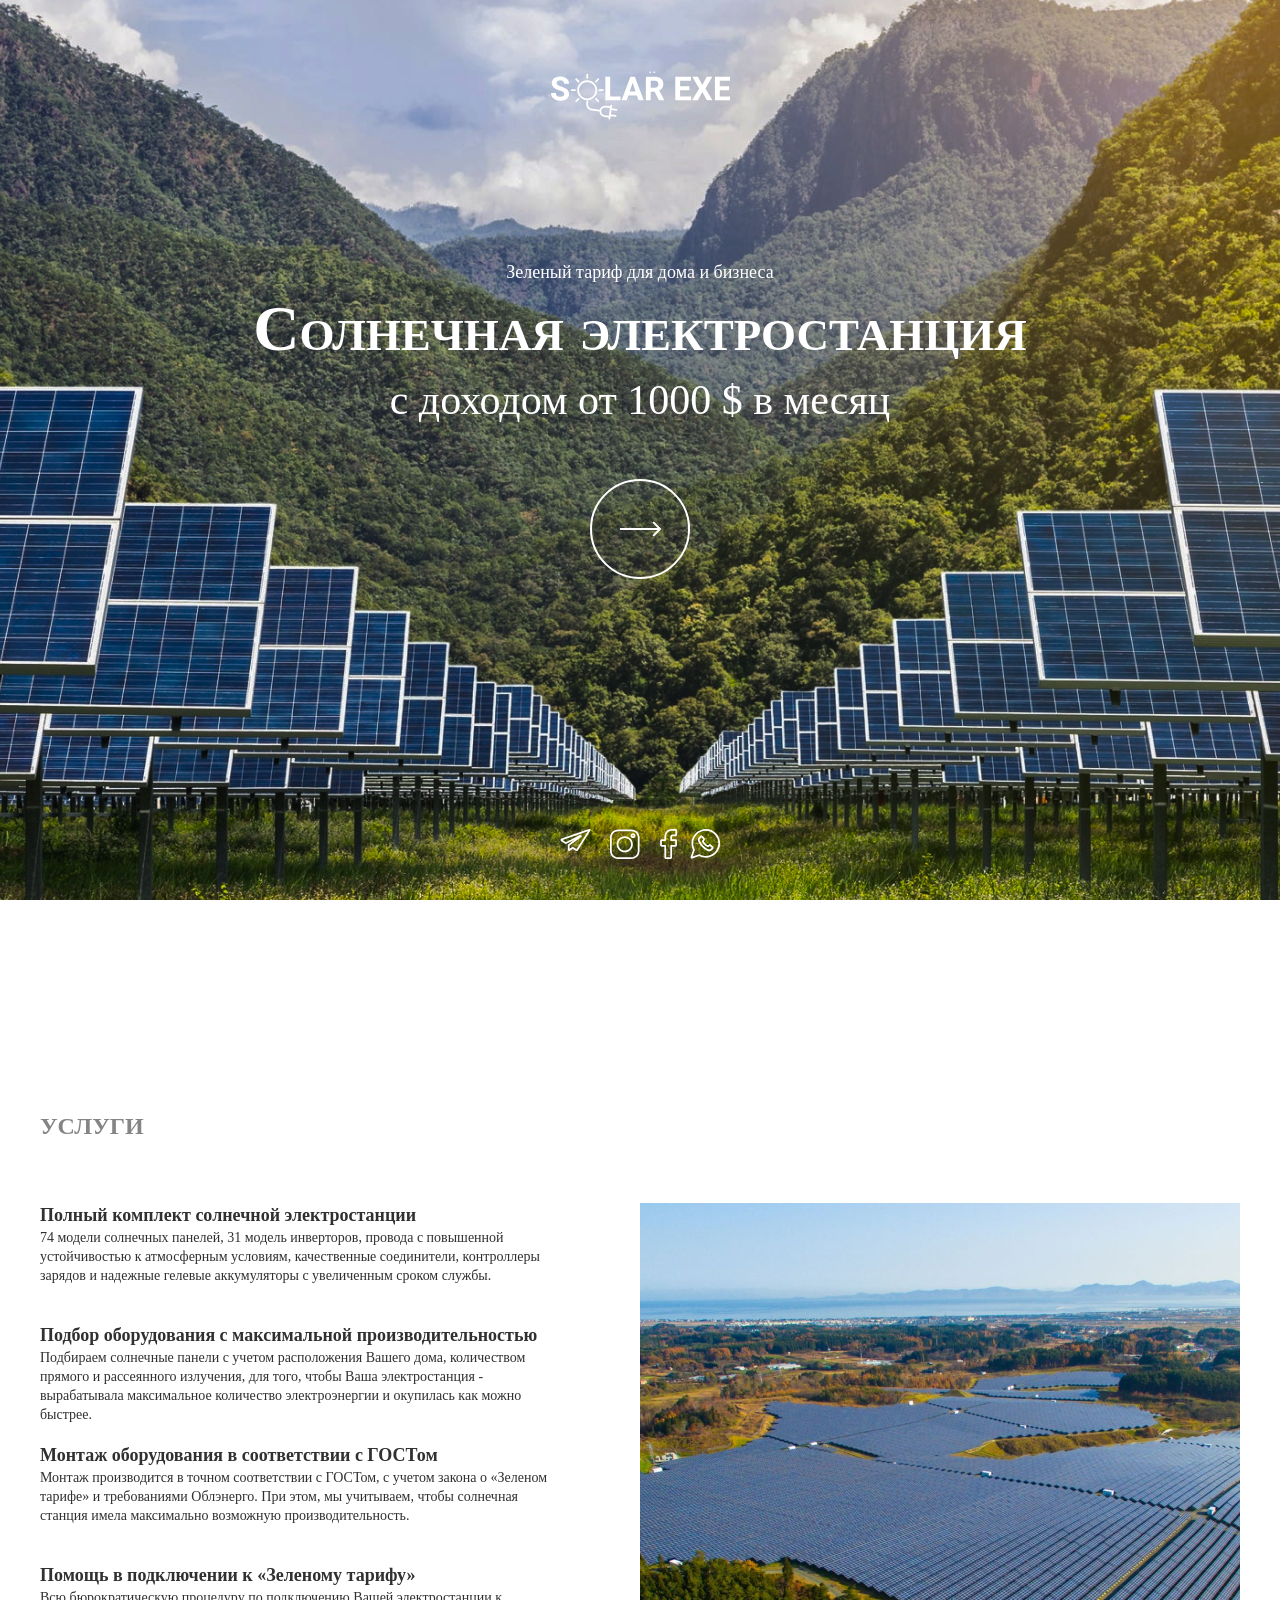
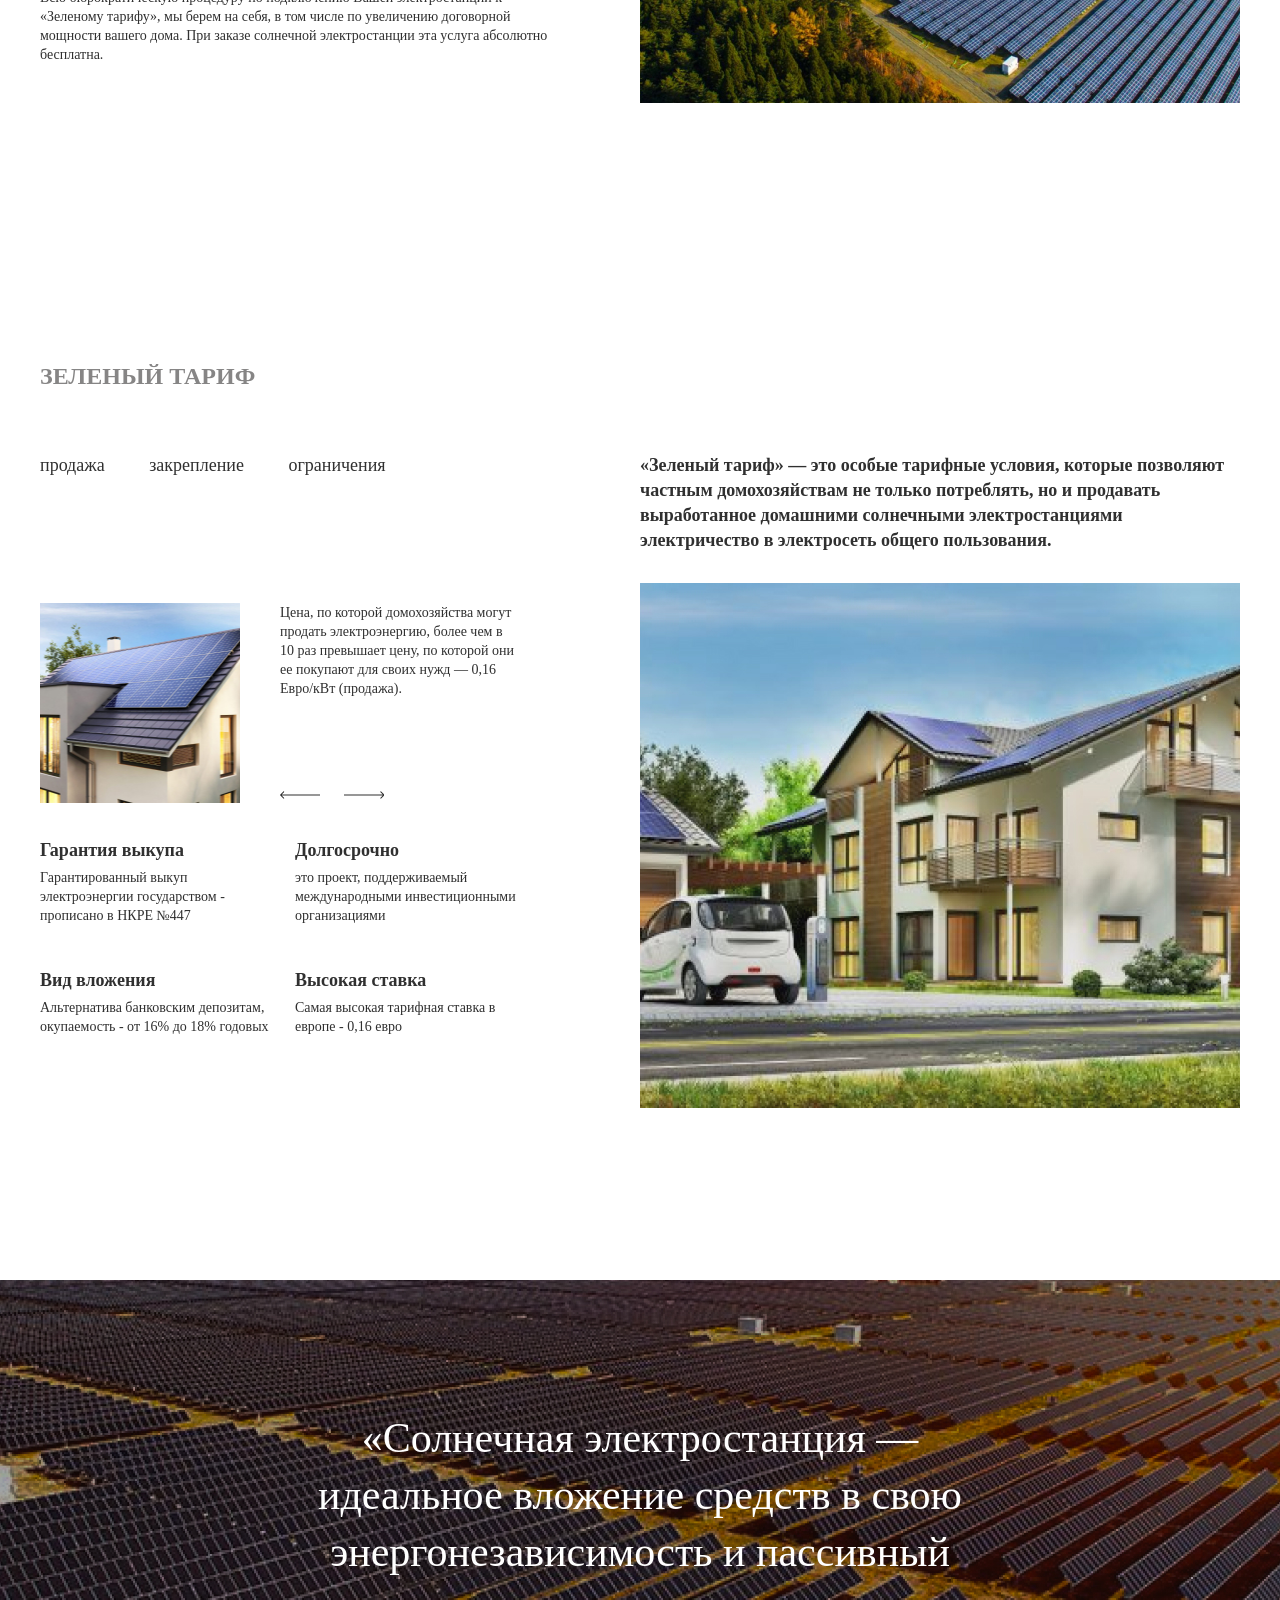
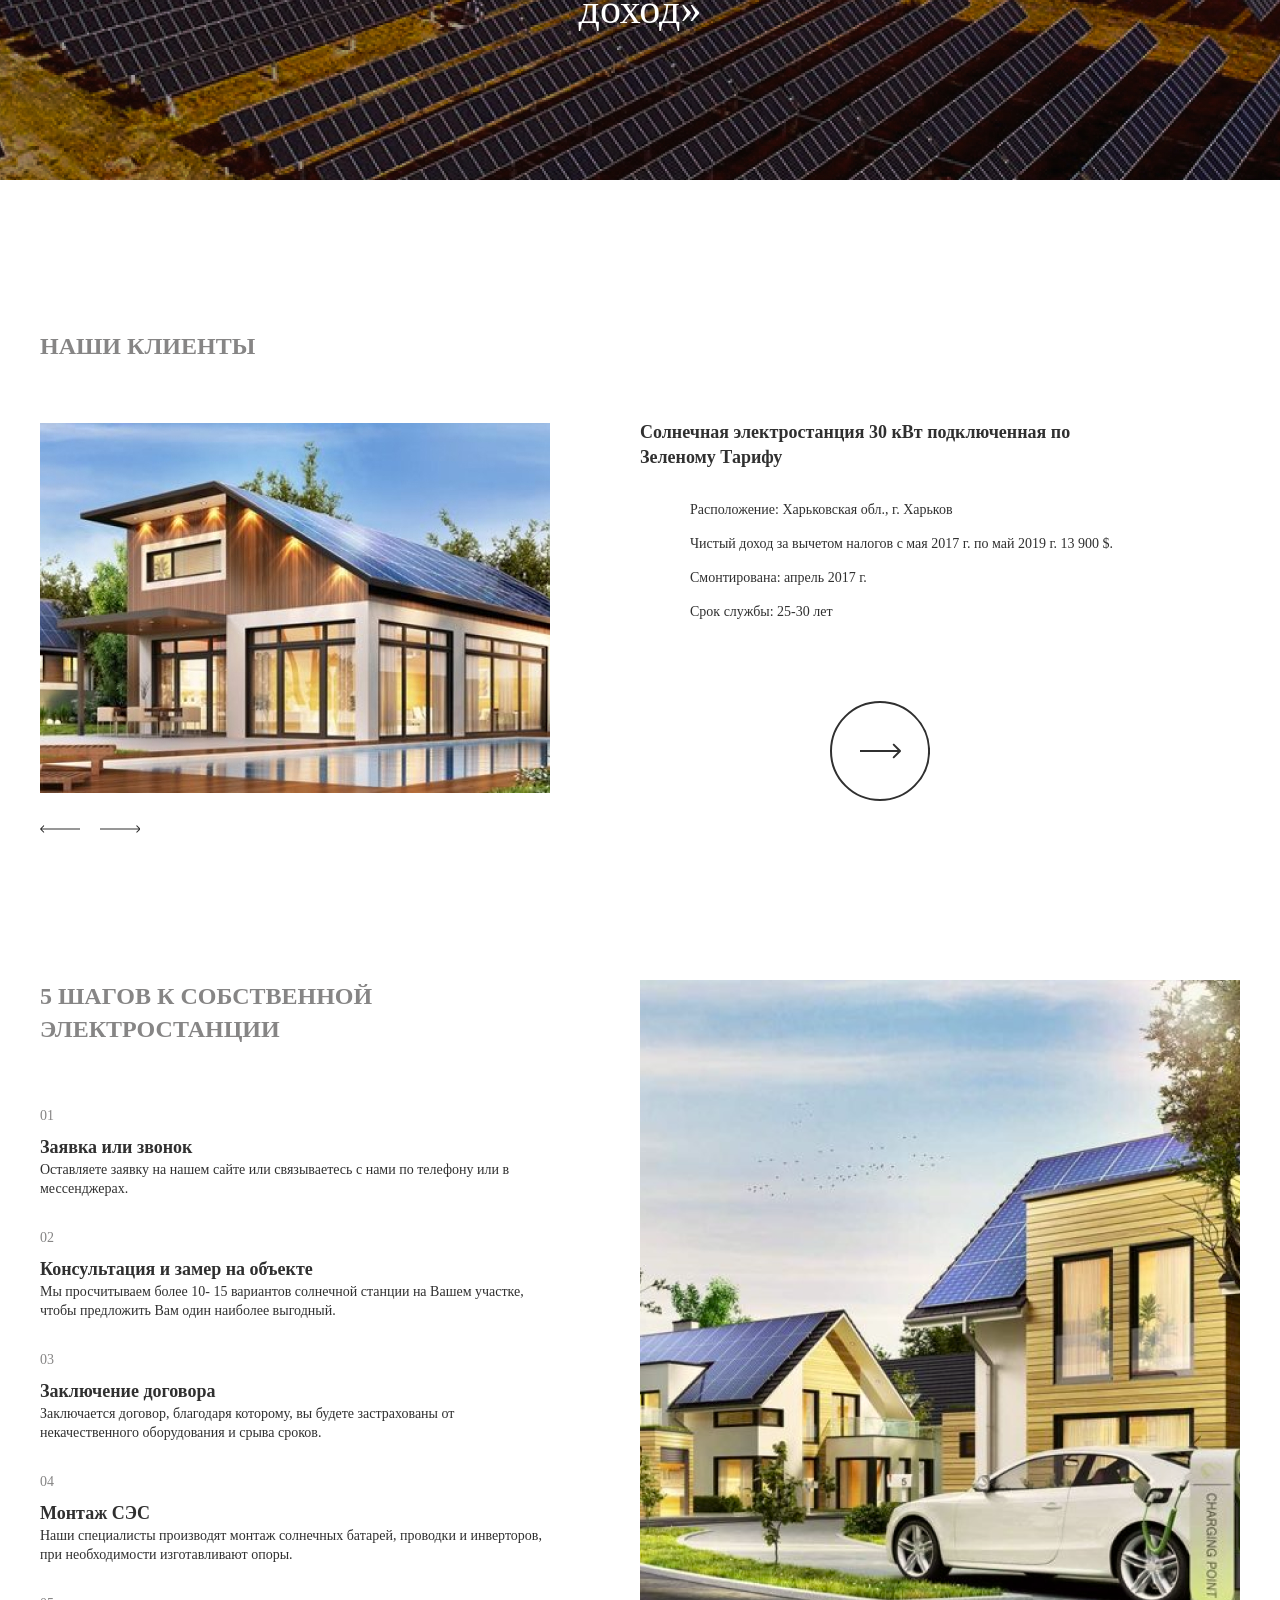
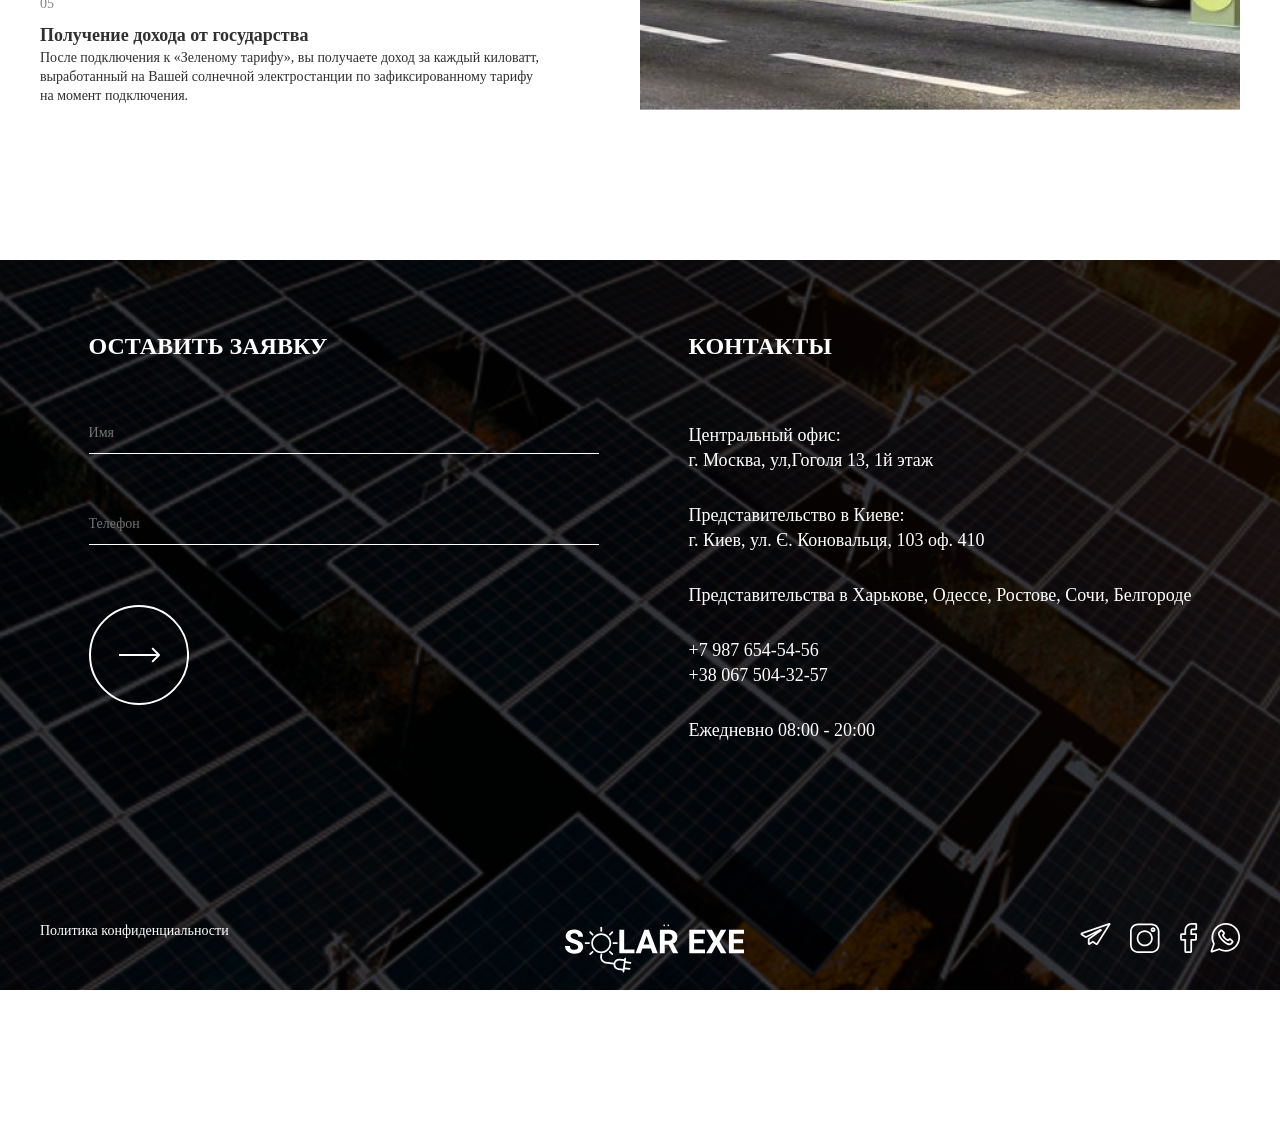
<file: index.html>
<!DOCTYPE html>
<html lang="en">
<head>
    <meta charset="UTF-8">
    <meta http-equiv="X-UA-Compatible" content="IE=edge">
    <meta name="viewport" content="width=device-width, initial-scale=1.0">
    <link rel="stylesheet" href="/style.css">
    <link rel="stylesheet" href="/reset.css">
    <title>Document</title>
</head>
<body>
    
    <script src="/script.js"></script>
</body>
</html>
</file>
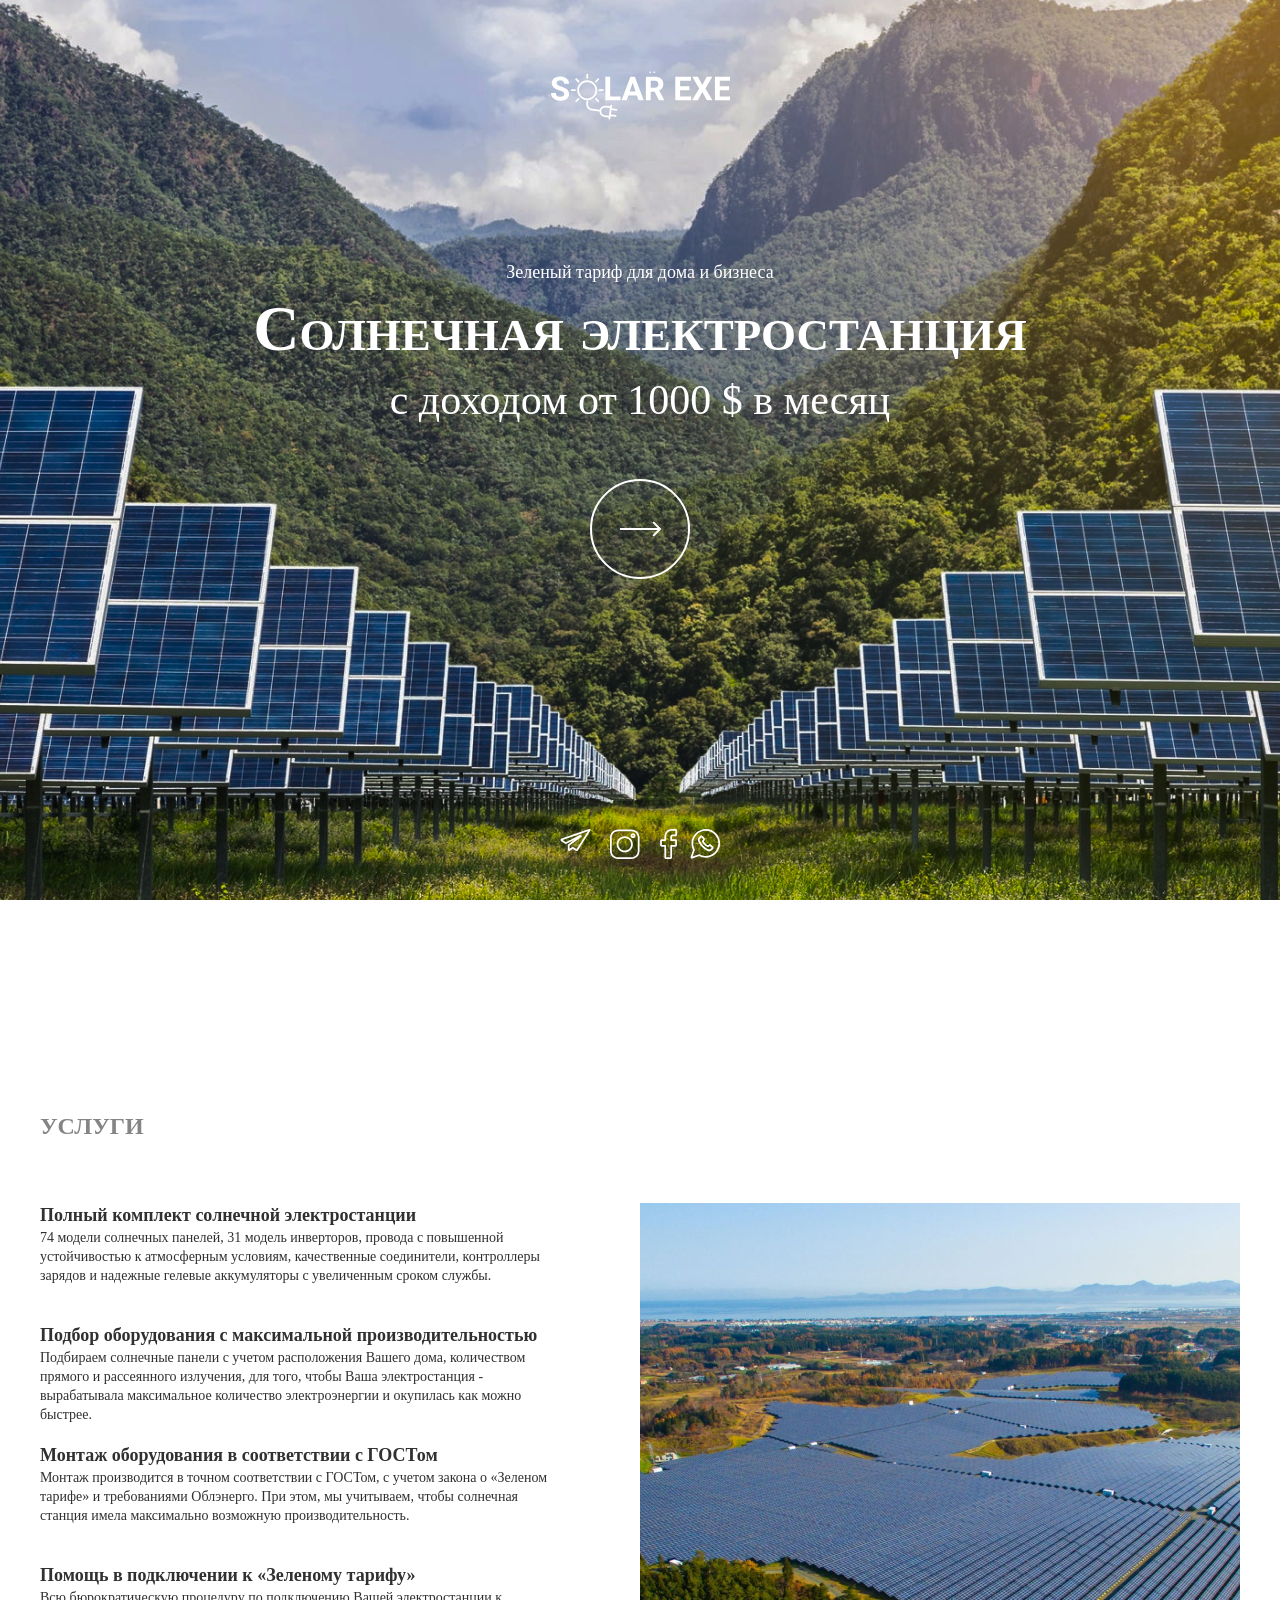
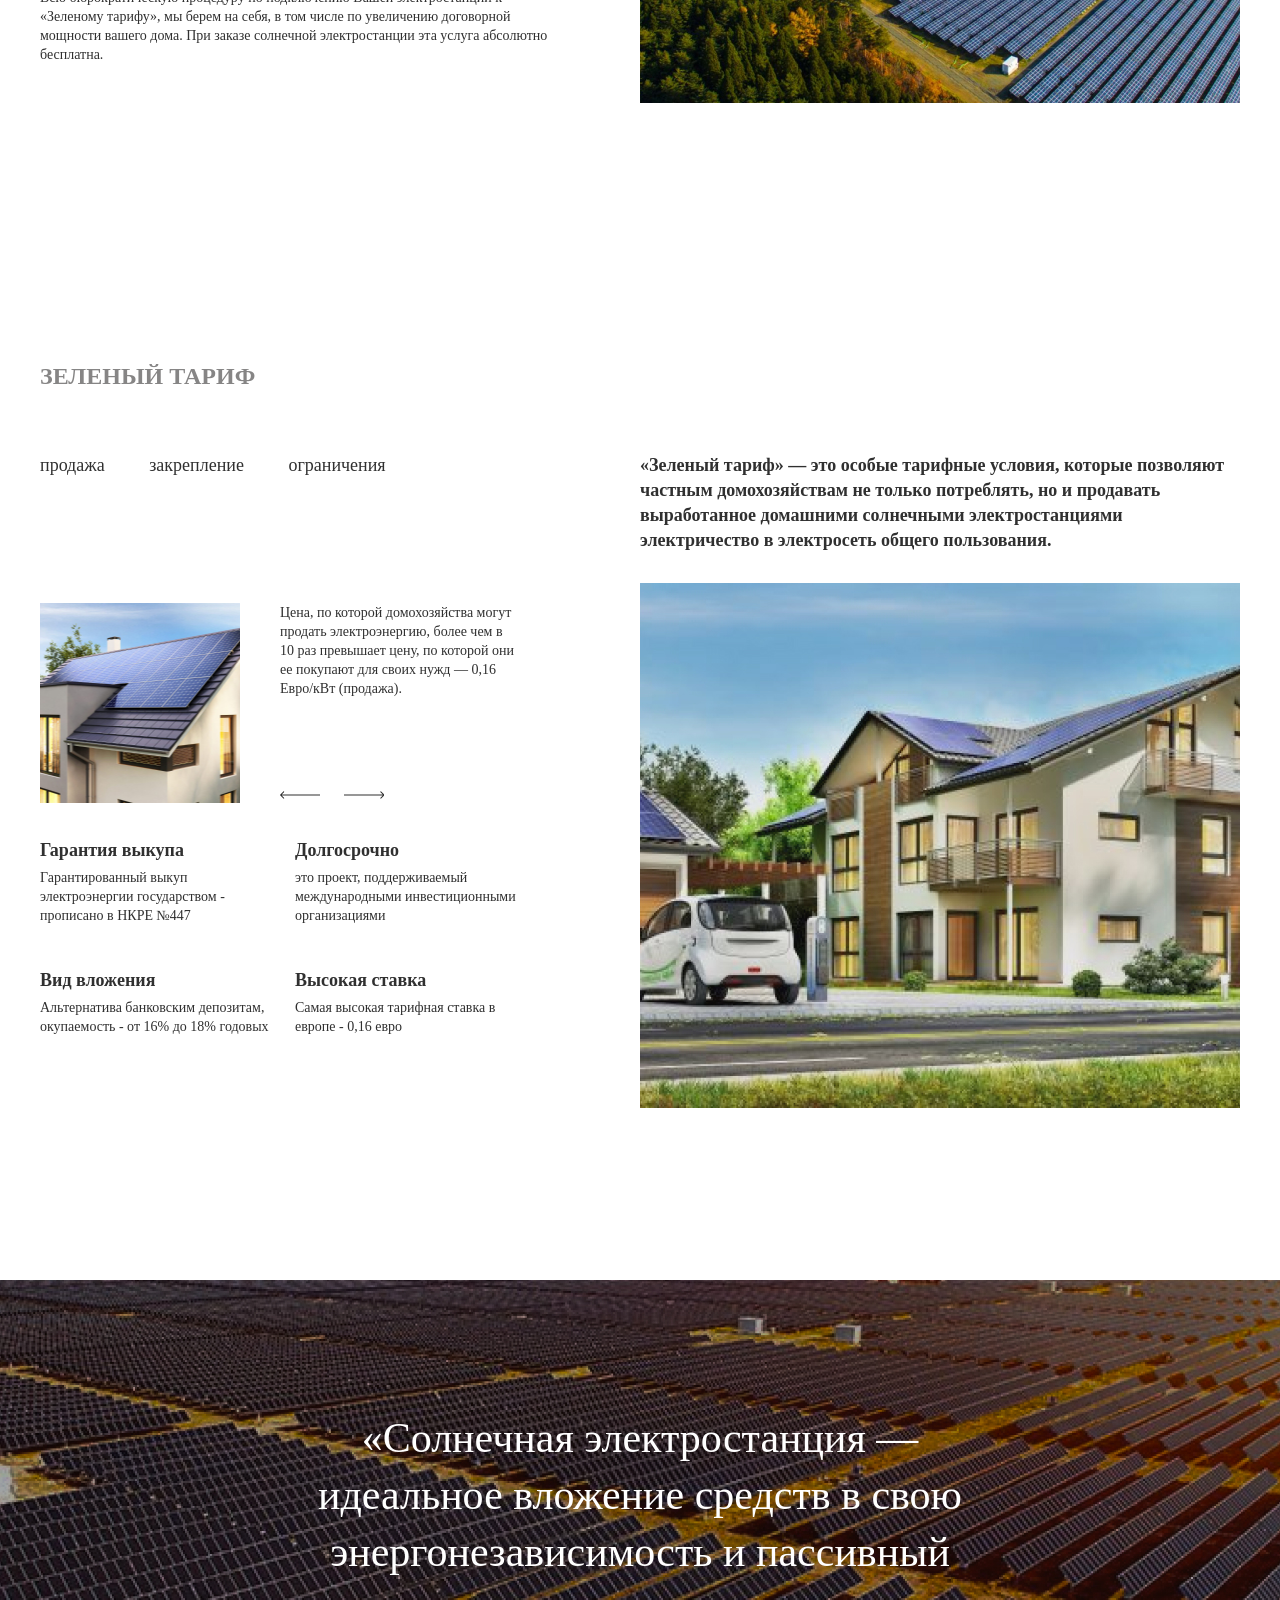
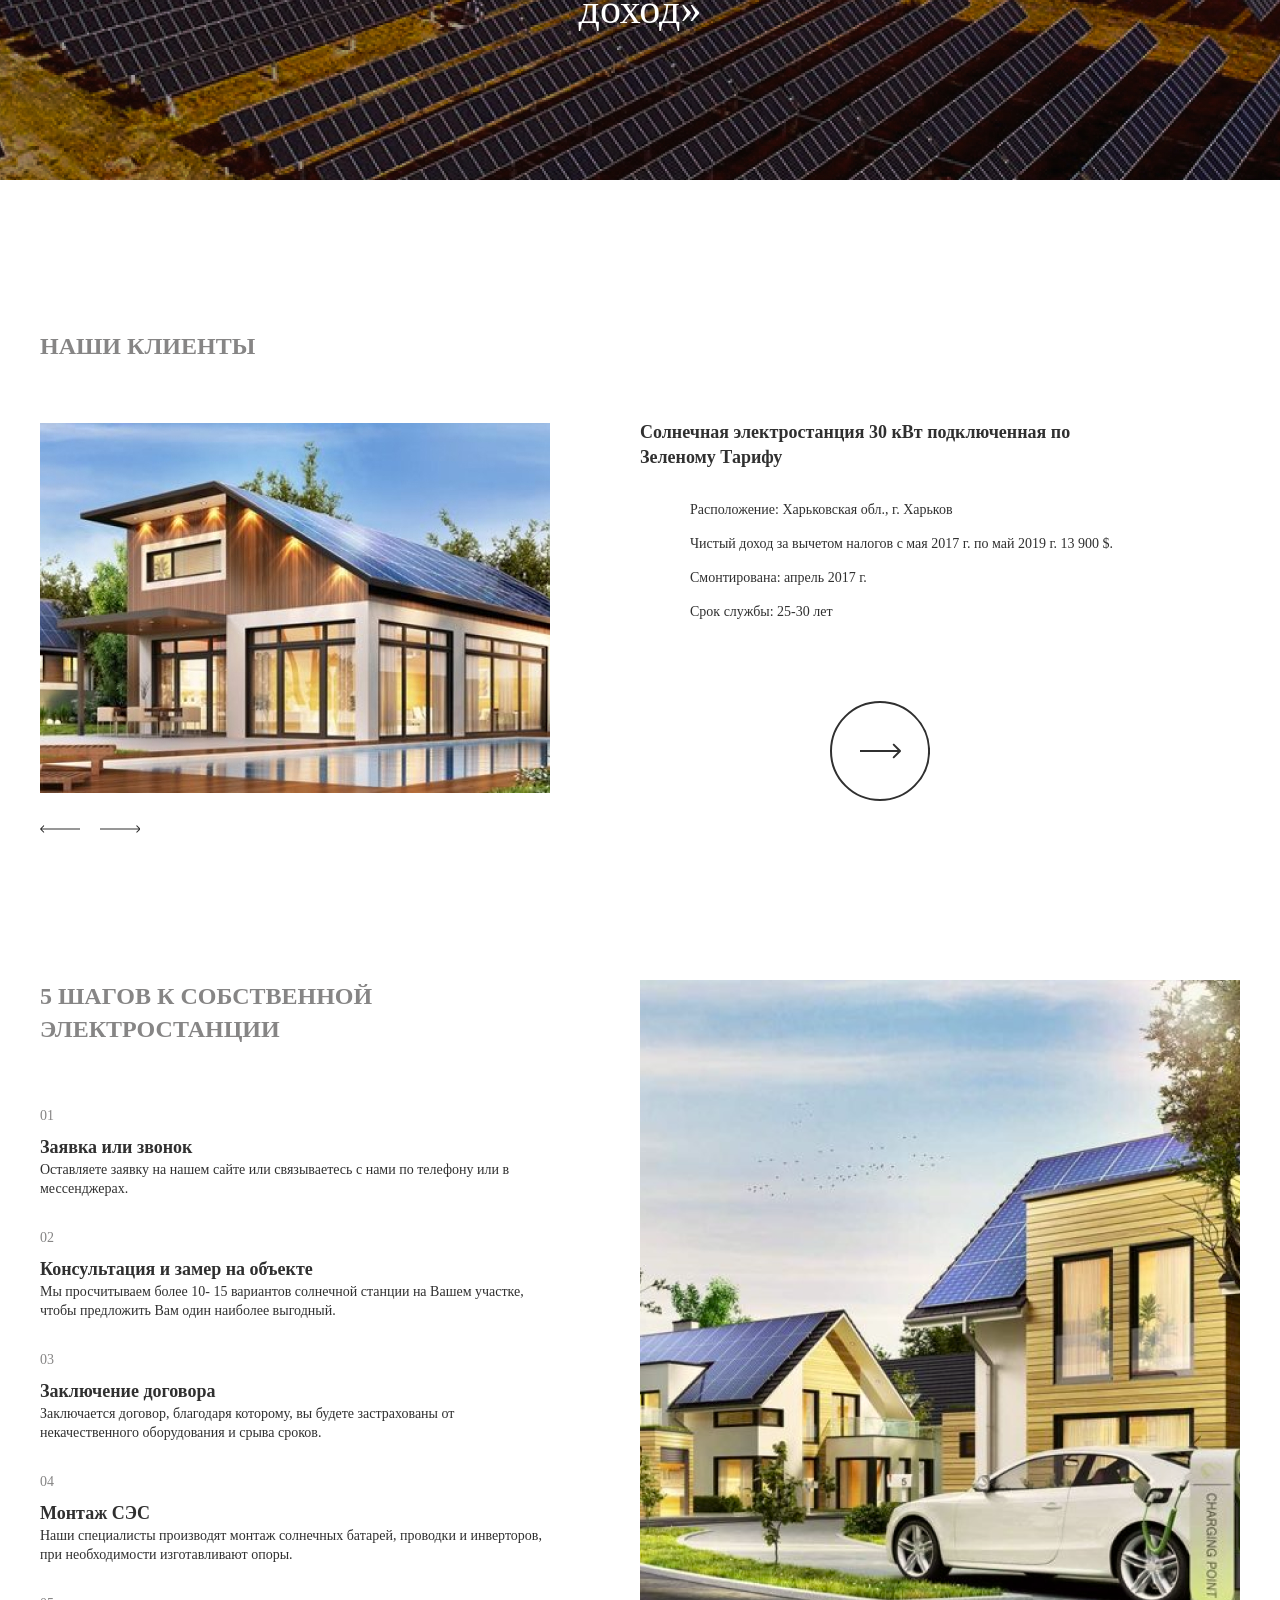
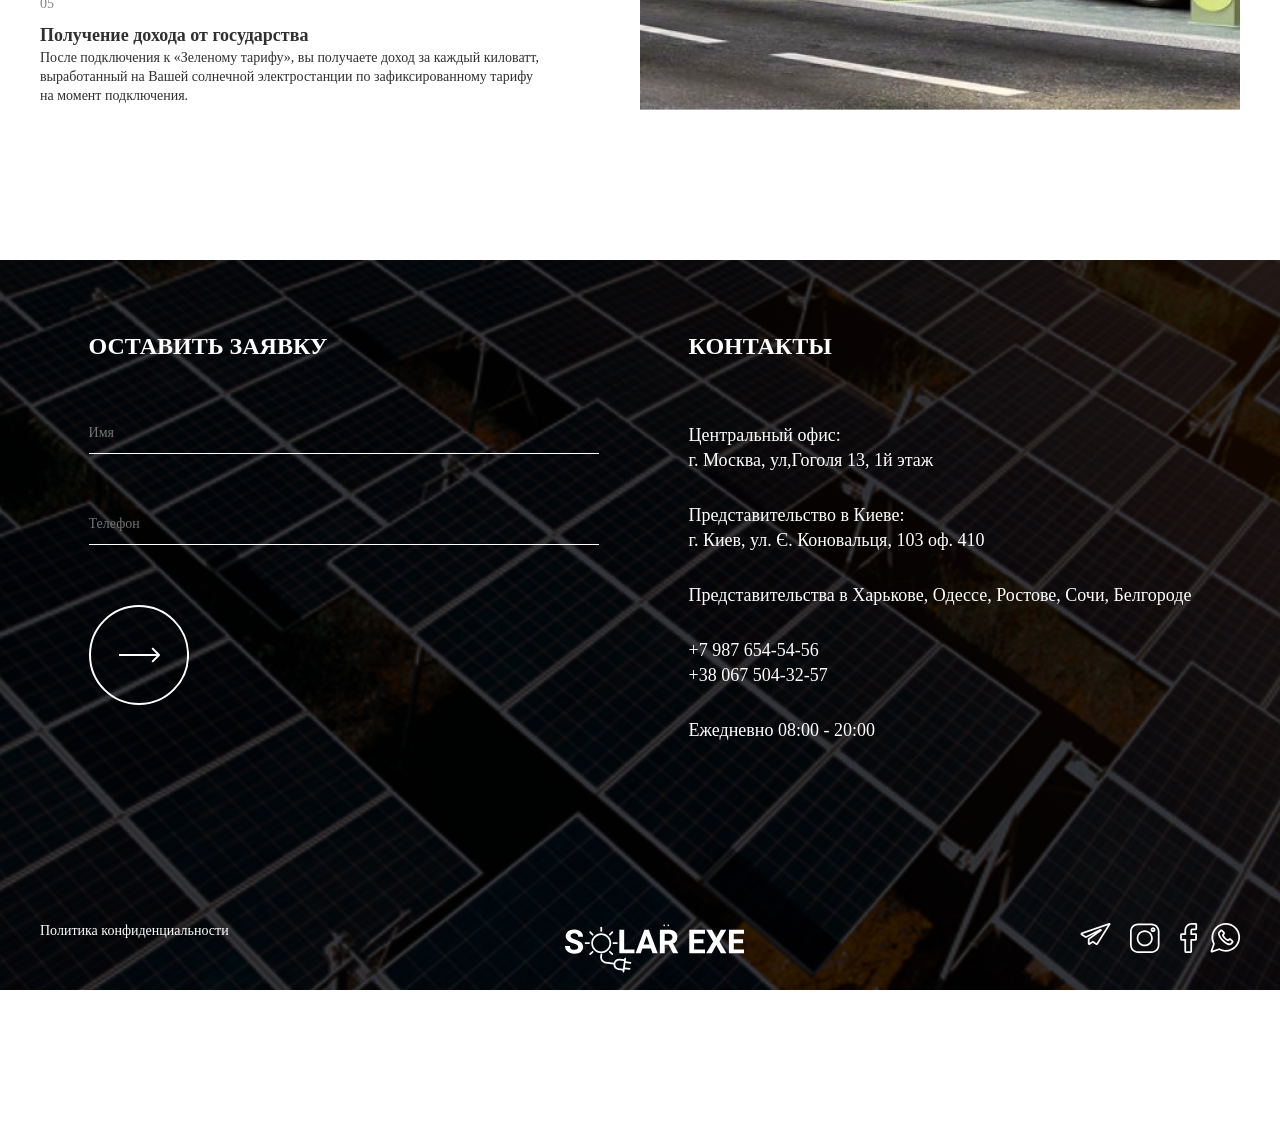
<file: Solar/index.html>
<!DOCTYPE html>
<html lang="en">
<head>
    <meta charset="UTF-8">
    <meta http-equiv="X-UA-Compatible" content="IE=edge">
    <meta name="viewport" content="width=device-width, initial-scale=1.0">
    <link rel="stylesheet" href="/Solar/style.css">
    <link rel="stylesheet" href="/Solar/reset.css">
    <title>Document</title>
</head>
<body>
    
    <script src="/Solar/script.js"></script>
</body>
</html>
</file>
<file: style.css>
header.header{
    height: 900px;
    width: 100%;
    background: url(/img/фон.jpg) center top no-repeat ;
    padding-top: 70px;
           
}
.logo{
    background: url(/img/лого\ \(1\)\ 1.svg) no-repeat;
    height: 50px;
    width: 180px;
    margin: 0 auto; 
     
}
header h3{
    padding-top: 140px;
    color: #FFFFFF;
    font-family: 'Noto Sans';
    font-style: normal;
    font-weight: 400;
    font-size: 18px;
    line-height: 25px;
    text-align: center;
}
header h1{
    font-family: 'Noto Sans';
    font-style: normal;
    font-weight: 700;
    font-size: 64px;
    line-height: 87px;
    font-variant: small-caps;
    color: #FFFFFF;
    text-align: center;
}
header h2{
    font-family: 'Noto Sans';
    font-style: normal;
    font-weight: 400;
    font-size: 42px;
    line-height: 57px;
    color: #FFFFFF;
    text-align: center;
}
header div.button{
    background: url(/img/Group\ 25.svg) no-repeat;
    height: 100px;
    width: 100px;
    margin: 50px auto;
}
.button-on::before{
    display: block;
    content: "Записаться на консультацию";
    color: #FFFFFF;
    text-align: center;
    margin: 117px auto;
    justify-content: center;
    border-radius: 75px;
    
    background: transparent ;
}

.webchats{
    margin: 250px auto;
    display: flex;
    justify-content: center;
}
  
.center{
    margin: 0 auto;
    width: 170px;
    height: 30px;
}
.tg{
    display: block;
    background: url(/img/telegram.svg) no-repeat;
    width: 30px;
    height: 30px;
    padding: 10px;
    
    
}
.whatsapp{
    display: block;
    background: url(/Solar/img/whatsapp.svg) no-repeat;
    width: 30px;
    height: 30px;
    
}
.fb{
    display: block;
    background: url(/img/facebook.svg) no-repeat;
    width: 30px;
    height: 30px;
    
}
.inst{
    display: block;
    background: url(/img/instagram.svg) no-repeat;
    width: 30px;
    height: 30px;
    padding: 10px;
    
}
.art {
    padding-top: 80px;
    margin: 0 auto;
    width: 1200px;
    height: 770px;
    background: center top ;
    
}
.picture-batery{
    background: url(/img/batery.jpg) center top no-repeat;
    width: 600px;
    height: 500px;
    float: right;
    
}
.art h2{
    top: 0;
    left: 0;
    font-family: 'Noto Sans';
    font-style: normal;
    font-weight: 700;
    font-size: 24px;
    line-height: 33px;
    color: #868585;
    padding-bottom: 60px;
}
.paragraf{
    width: 510px;
    height: 120px;
    display: block;
    
}
.wrap{
    display: block;
    float: left;
    
}
.paragraf p{
    font-family: 'Noto Sans';
    font-style: normal;
    font-weight: 400;
    font-size: 14px;
    line-height: 19px;
    color: #303030;
}
.paragraf h3{
    font-family: 'Noto Sans';
    font-style: normal;
    font-weight: 700;
    font-size: 18px;
    line-height: 25px;
    color: #303030;
}
.img{
    background: url(/img/home.jpg) no-repeat center top;
    height: 525px;
    width: 600px ;
    float: right
}
.left-zone{
    float: left;

}
.sections{
    font-family: 'Noto Sans';
    font-style: normal;
    font-weight: 400;
    font-size: 18px;
    line-height: 25px;
    top: 0;
    left: 0;
    padding-bottom: 125px; 
   
}
.sections a{
    padding-right: 40px;
    text-decoration: none;
    color: #303030;
}
div.btn{
   padding-top: 90px;

}
div.left{
    display: inline-block;
    background: url(/img/Arrow\ left.svg) center top no-repeat;
    width: 40px;
    height: 10px;
    margin-right:20px ;
}
div.right{
    display: inline-block;
    background: url(/img/Arrow\ right.svg) no-repeat;
    width: 40px;
    height: 10px;
}
.image{
    background: url(/img/small-home.jpg) center top no-repeat;
    height: 235px;
    width: 200px ;
}
.info{
    display: flex;
}
.content{
    width: 235px;
    height: 115px;
    padding-left: 40px;
}
.items{
    width: 510px;
    height: 215px;
        
}
.bold-text{
    display: block;
    width: 600px;
    height: 130px;
    font-family: 'Noto Sans';
    font-style: normal;
    font-weight: 700;
    font-size: 18px;
    line-height: 25px;
    color: #303030;
}
.right-zone{
    float: right;
}
.wrap-green{
    display: inline-block;
}
.item{
    width: 235px;
    height: 110px;
    float: left;  
    padding-right: 20px;
    padding-bottom: 20px; 
}
.item h3{
    font-family: 'Noto Sans';
    font-style: normal;
    font-weight: 700;
    font-size: 18px;
    line-height: 25px;
    color: #303030;
    padding-bottom: 5px;
}
.item p{
    font-family: 'Noto Sans';
    font-style: normal;
    font-weight: 400;
    font-size: 14px;
    line-height: 19px;
    color: #303030;
}
.content p{
    font-family: 'Noto Sans';
    font-style: normal;
    font-weight: 400;
    font-size: 14px;
    line-height: 19px;
    color: #303030;
}
.mid-box{
    margin: 150px auto;
    width: auto;
    height: 500px;
    background: url(/img/фон-центр.jpg) top center no-repeat;
    display: flex;
    justify-content: center;
    flex-direction: row;
}
.wrapp{
    
    margin: 0 auto;
    width: 675px;
    height: 230px ;
    padding-top: 130px;
    
}
.citation{
    color:#FFFFFF;
    font-family: 'Noto Sans';
    font-style: normal;
    font-weight: 400;
    font-size: 42px;
    line-height: 57px;
    text-align: center;
}
.wrapper{
    margin: 0 auto;
    width: 1200px;
    
}
.clients{
    width: 1200px;
    height: 500px;
    display: flex;
    flex-direction: row;
}
.header{
    top: 0;
    left: 0;
    font-family: 'Noto Sans';
    font-style: normal;
    font-weight: 700;
    font-size: 24px;
    line-height: 33px;
    color: #868585;
    padding-bottom: 60px;
}
.img-clients{
    background: url(/img/клиенты.jpg) no-repeat;
    width: 510px;
    height: 370px;
}
.right-clients{
    padding: 90px 0 0 90px;
}
.right-clients h3{
    display: block;
    width: 480px;
    height: 50px;
    font-family: 'Noto Sans';
    font-style: normal;
    font-weight: 700;
    font-size: 18px;
    line-height: 25px;
    color: #303030;
    padding-bottom: 30px;
}
.right-clients ul{
    font-family: 'Noto Sans';
    font-style: normal;
    font-weight: 400;
    font-size: 14px;
    line-height: 19px;
    color: #303030;
    padding-left: 50px;
    padding-bottom: 65px;
    
}
.right-clients li{
    padding-bottom: 15px;
}
.btn-clients{
    background: url(/img/els.svg);
    width: 100px;
    height: 100px;
    margin: 0 auto;
    
}
.btn-client-slider{
    padding-top: 32px;
    display: flex;
    flex-direction: row;
    margin: 0 auto; 
}
.five-steps{
    margin-top: 150px;
    display: flex;
    flex-direction: row;
    
}
.steps-content{
    width: 510px;
    height: 605px;
    padding-right: 90px;
}
.img-five-steps{
    background: url(/img/5steps.png) no-repeat;
    width: 600px;
    height: 730px;
    
}
.steps-content .numerous{
    font-family: 'Noto Sans';
    font-style: normal;
    font-weight: 400;
    font-size: 14px;
    line-height: 19px;
    color: #868585;
    padding-bottom: 10px;
}
.steps-content h3{
    font-family: 'Noto Sans';
    font-style: normal;
    font-weight: 700;
    font-size: 18px;
    line-height: 25px;
    color: #303030;
}
.steps-content p{
    font-family: 'Noto Sans';
    font-style: normal;
    font-weight: 400;
    font-size: 14px;
    line-height: 19px;
    color: #303030;
    padding-bottom: 30px;
}
.fotter-wrap{
    margin: 150px auto;
    width: auto;
    height: 730px;
    background: url(/img/footer.png) center top no-repeat;
}
.form{
    width: 1200px;
    margin: 0 auto;
    display: flex;
    flex-direction: row;
    justify-content: center;
    padding-top: 70px
}
.head-footer{
    font-family: 'Noto Sans';
    font-style: normal;
    font-weight: 700;
    font-size: 24px;
    line-height: 33px;
    color: #FFFFFF;
    padding-bottom: 60px;
}
.submit-client{
    padding-right: 90px;
}
.item-contact{
    font-family: 'Noto Sans';
    font-style: normal;
    font-weight: 400;
    font-size: 18px;
    line-height: 25px;
    color: #FFFFFF;
    padding-bottom: 30px;
}
.form-all{
    position: relative;
}

.phone-input,
.name-input{
    position: absolute;
    top: 0;
    z-index: -1;
    font-family: 'Noto Sans';
    font-style: normal;
    font-weight: 400;
    font-size: 14px;
    line-height: 19px;
    color: #FFFFFF;
    transition: 0.3s;
}

.inputs-n{
    width: 510px;
    height: 20px;
    padding: 0 0 10px 0;
    margin: 0 0 60px 0;
    border: none;
    border-bottom: 1px solid #FFFFFF;
    background-color: transparent;
    color: #FFFFFF;
    font-family: 'Noto Sans';
    font-style: normal;
    font-weight: 400;
    font-size: 14px;
    line-height: 19px;
    color: #FFFFFF;
}
.btn-footer{
    background: url(/img/Group\ 25.svg) no-repeat;
    width: 100px;
    height: 100px;
}
.btn-footer-on::before{
    display: flex;
    width: 200px;
    height: 100px;
    text-align: center;
    justify-content: center;
    border-radius: 75px;
    padding-top: 50px;
    background: transparent ;
    content: "Оставить заявку";
    color: white;
}
.bottom{
    
    width: 1200px;
    margin: 150px auto;
    display: flex;
    flex-direction: row;
}
.foot-web{
    
    right: 0;
    display: flex;
    flex-direction: row;
}
.foot-lable{
    background: url(/img/лого\ \(1\)\ 1.svg);
    width: 180px;
    height: 50px;
    margin: 0 auto;
}
.politics{
    text-decoration: none;
    font-family: 'Roboto';
    font-style: normal;
    font-weight: 400;
    font-size: 14px;
    line-height: 16px;
    color: #FFFFFF;
}
</file>
<file: Solar/style.css>
header.header{
    height: 900px;
    width: 100%;
    background: url(/Solar/img/фон.jpg) center top no-repeat ;
    padding-top: 70px;
           
}
.logo{
    background: url(/Solar/img/лого\ \(1\)\ 1.svg) no-repeat;
    height: 50px;
    width: 180px;
    margin: 0 auto; 
     
}
header h3{
    padding-top: 140px;
    color: #FFFFFF;
    font-family: 'Noto Sans';
    font-style: normal;
    font-weight: 400;
    font-size: 18px;
    line-height: 25px;
    text-align: center;
}
header h1{
    font-family: 'Noto Sans';
    font-style: normal;
    font-weight: 700;
    font-size: 64px;
    line-height: 87px;
    font-variant: small-caps;
    color: #FFFFFF;
    text-align: center;
}
header h2{
    font-family: 'Noto Sans';
    font-style: normal;
    font-weight: 400;
    font-size: 42px;
    line-height: 57px;
    color: #FFFFFF;
    text-align: center;
}
header div.button{
    background: url(/Solar/img/Group\ 25.svg) no-repeat;
    height: 100px;
    width: 100px;
    margin: 50px auto;
}
.button-on::before{
    display: block;
    content: "Записаться на консультацию";
    color: #FFFFFF;
    text-align: center;
    margin: 117px auto;
    justify-content: center;
    border-radius: 75px;
    
    background: transparent ;
}

.webchats{
    margin: 250px auto;
    display: flex;
    justify-content: center;
}
  
.center{
    margin: 0 auto;
    width: 170px;
    height: 30px;
}
.tg{
    display: block;
    background: url(/Solar/img/telegram.svg) no-repeat;
    width: 30px;
    height: 30px;
    padding: 10px;
    
    
}
.whatsapp{
    display: block;
    background: url(/Solar/img/whatsapp.svg) no-repeat;
    width: 30px;
    height: 30px;
    
}
.fb{
    display: block;
    background: url(/Solar/img/facebook.svg) no-repeat;
    width: 30px;
    height: 30px;
    
}
.inst{
    display: block;
    background: url(/Solar/img/instagram.svg) no-repeat;
    width: 30px;
    height: 30px;
    padding: 10px;
    
}
.art {
    padding-top: 80px;
    margin: 0 auto;
    width: 1200px;
    height: 770px;
    background: center top ;
    
}
.picture-batery{
    background: url(/Solar/img/batery.jpg) center top no-repeat;
    width: 600px;
    height: 500px;
    float: right;
    
}
.art h2{
    top: 0;
    left: 0;
    font-family: 'Noto Sans';
    font-style: normal;
    font-weight: 700;
    font-size: 24px;
    line-height: 33px;
    color: #868585;
    padding-bottom: 60px;
}
.paragraf{
    width: 510px;
    height: 120px;
    display: block;
    
}
.wrap{
    display: block;
    float: left;
    
}
.paragraf p{
    font-family: 'Noto Sans';
    font-style: normal;
    font-weight: 400;
    font-size: 14px;
    line-height: 19px;
    color: #303030;
}
.paragraf h3{
    font-family: 'Noto Sans';
    font-style: normal;
    font-weight: 700;
    font-size: 18px;
    line-height: 25px;
    color: #303030;
}
.img{
    background: url(/Solar/img/home.jpg) no-repeat center top;
    height: 525px;
    width: 600px ;
    float: right
}
.left-zone{
    float: left;

}
.sections{
    font-family: 'Noto Sans';
    font-style: normal;
    font-weight: 400;
    font-size: 18px;
    line-height: 25px;
    top: 0;
    left: 0;
    padding-bottom: 125px; 
   
}
.sections a{
    padding-right: 40px;
    text-decoration: none;
    color: #303030;
}
div.btn{
   padding-top: 90px;

}
div.left{
    display: inline-block;
    background: url(/Solar/img/Arrow\ left.svg) center top no-repeat;
    width: 40px;
    height: 10px;
    margin-right:20px ;
}
div.right{
    display: inline-block;
    background: url(/Solar/img/Arrow\ right.svg) no-repeat;
    width: 40px;
    height: 10px;
}
.image{
    background: url(/Solar/img/small-home.jpg) center top no-repeat;
    height: 235px;
    width: 200px ;
}
.info{
    display: flex;
}
.content{
    width: 235px;
    height: 115px;
    padding-left: 40px;
}
.items{
    width: 510px;
    height: 215px;
        
}
.bold-text{
    display: block;
    width: 600px;
    height: 130px;
    font-family: 'Noto Sans';
    font-style: normal;
    font-weight: 700;
    font-size: 18px;
    line-height: 25px;
    color: #303030;
}
.right-zone{
    float: right;
}
.wrap-green{
    display: inline-block;
}
.item{
    width: 235px;
    height: 110px;
    float: left;  
    padding-right: 20px;
    padding-bottom: 20px; 
}
.item h3{
    font-family: 'Noto Sans';
    font-style: normal;
    font-weight: 700;
    font-size: 18px;
    line-height: 25px;
    color: #303030;
    padding-bottom: 5px;
}
.item p{
    font-family: 'Noto Sans';
    font-style: normal;
    font-weight: 400;
    font-size: 14px;
    line-height: 19px;
    color: #303030;
}
.content p{
    font-family: 'Noto Sans';
    font-style: normal;
    font-weight: 400;
    font-size: 14px;
    line-height: 19px;
    color: #303030;
}
.mid-box{
    margin: 150px auto;
    width: auto;
    height: 500px;
    background: url(/Solar/img/фон-центр.jpg) top center no-repeat;
    display: flex;
    justify-content: center;
    flex-direction: row;
}
.wrapp{
    
    margin: 0 auto;
    width: 675px;
    height: 230px ;
    padding-top: 130px;
    
}
.citation{
    color:#FFFFFF;
    font-family: 'Noto Sans';
    font-style: normal;
    font-weight: 400;
    font-size: 42px;
    line-height: 57px;
    text-align: center;
}
.wrapper{
    margin: 0 auto;
    width: 1200px;
    
}
.clients{
    width: 1200px;
    height: 500px;
    display: flex;
    flex-direction: row;
}
.header{
    top: 0;
    left: 0;
    font-family: 'Noto Sans';
    font-style: normal;
    font-weight: 700;
    font-size: 24px;
    line-height: 33px;
    color: #868585;
    padding-bottom: 60px;
}
.img-clients{
    background: url(/Solar/img/клиенты.jpg) no-repeat;
    width: 510px;
    height: 370px;
}
.right-clients{
    padding: 90px 0 0 90px;
}
.right-clients h3{
    display: block;
    width: 480px;
    height: 50px;
    font-family: 'Noto Sans';
    font-style: normal;
    font-weight: 700;
    font-size: 18px;
    line-height: 25px;
    color: #303030;
    padding-bottom: 30px;
}
.right-clients ul{
    font-family: 'Noto Sans';
    font-style: normal;
    font-weight: 400;
    font-size: 14px;
    line-height: 19px;
    color: #303030;
    padding-left: 50px;
    padding-bottom: 65px;
    
}
.right-clients li{
    padding-bottom: 15px;
}
.btn-clients{
    background: url(/Solar/img/els.svg);
    width: 100px;
    height: 100px;
    margin: 0 auto;
    
}
.btn-client-slider{
    padding-top: 32px;
    display: flex;
    flex-direction: row;
    margin: 0 auto; 
}
.five-steps{
    margin-top: 150px;
    display: flex;
    flex-direction: row;
    
}
.steps-content{
    width: 510px;
    height: 605px;
    padding-right: 90px;
}
.img-five-steps{
    background: url(/Solar/img/5steps.png) no-repeat;
    width: 600px;
    height: 730px;
    
}
.steps-content .numerous{
    font-family: 'Noto Sans';
    font-style: normal;
    font-weight: 400;
    font-size: 14px;
    line-height: 19px;
    color: #868585;
    padding-bottom: 10px;
}
.steps-content h3{
    font-family: 'Noto Sans';
    font-style: normal;
    font-weight: 700;
    font-size: 18px;
    line-height: 25px;
    color: #303030;
}
.steps-content p{
    font-family: 'Noto Sans';
    font-style: normal;
    font-weight: 400;
    font-size: 14px;
    line-height: 19px;
    color: #303030;
    padding-bottom: 30px;
}
.fotter-wrap{
    margin: 150px auto;
    width: auto;
    height: 730px;
    background: url(/Solar/img/footer.png) center top no-repeat;
}
.form{
    width: 1200px;
    margin: 0 auto;
    display: flex;
    flex-direction: row;
    justify-content: center;
    padding-top: 70px
}
.head-footer{
    font-family: 'Noto Sans';
    font-style: normal;
    font-weight: 700;
    font-size: 24px;
    line-height: 33px;
    color: #FFFFFF;
    padding-bottom: 60px;
}
.submit-client{
    padding-right: 90px;
}
.item-contact{
    font-family: 'Noto Sans';
    font-style: normal;
    font-weight: 400;
    font-size: 18px;
    line-height: 25px;
    color: #FFFFFF;
    padding-bottom: 30px;
}
.form-all{
    position: relative;
}

.phone-input,
.name-input{
    position: absolute;
    top: 0;
    z-index: -1;
    font-family: 'Noto Sans';
    font-style: normal;
    font-weight: 400;
    font-size: 14px;
    line-height: 19px;
    color: #FFFFFF;
    transition: 0.3s;
}

.inputs-n{
    width: 510px;
    height: 20px;
    padding: 0 0 10px 0;
    margin: 0 0 60px 0;
    border: none;
    border-bottom: 1px solid #FFFFFF;
    background-color: transparent;
    color: #FFFFFF;
    font-family: 'Noto Sans';
    font-style: normal;
    font-weight: 400;
    font-size: 14px;
    line-height: 19px;
    color: #FFFFFF;
}
.btn-footer{
    background: url(/Solar/img/Group\ 25.svg) no-repeat;
    width: 100px;
    height: 100px;
}
.btn-footer-on::before{
    display: flex;
    width: 200px;
    height: 100px;
    text-align: center;
    justify-content: center;
    border-radius: 75px;
    padding-top: 50px;
    background: transparent ;
    content: "Оставить заявку";
    color: white;
}
.bottom{
    
    width: 1200px;
    margin: 150px auto;
    display: flex;
    flex-direction: row;
}
.foot-web{
    
    right: 0;
    display: flex;
    flex-direction: row;
}
.foot-lable{
    background: url(/Solar/img/лого\ \(1\)\ 1.svg);
    width: 180px;
    height: 50px;
    margin: 0 auto;
}
.politics{
    text-decoration: none;
    font-family: 'Roboto';
    font-style: normal;
    font-weight: 400;
    font-size: 14px;
    line-height: 16px;
    color: #FFFFFF;
}
</file>
